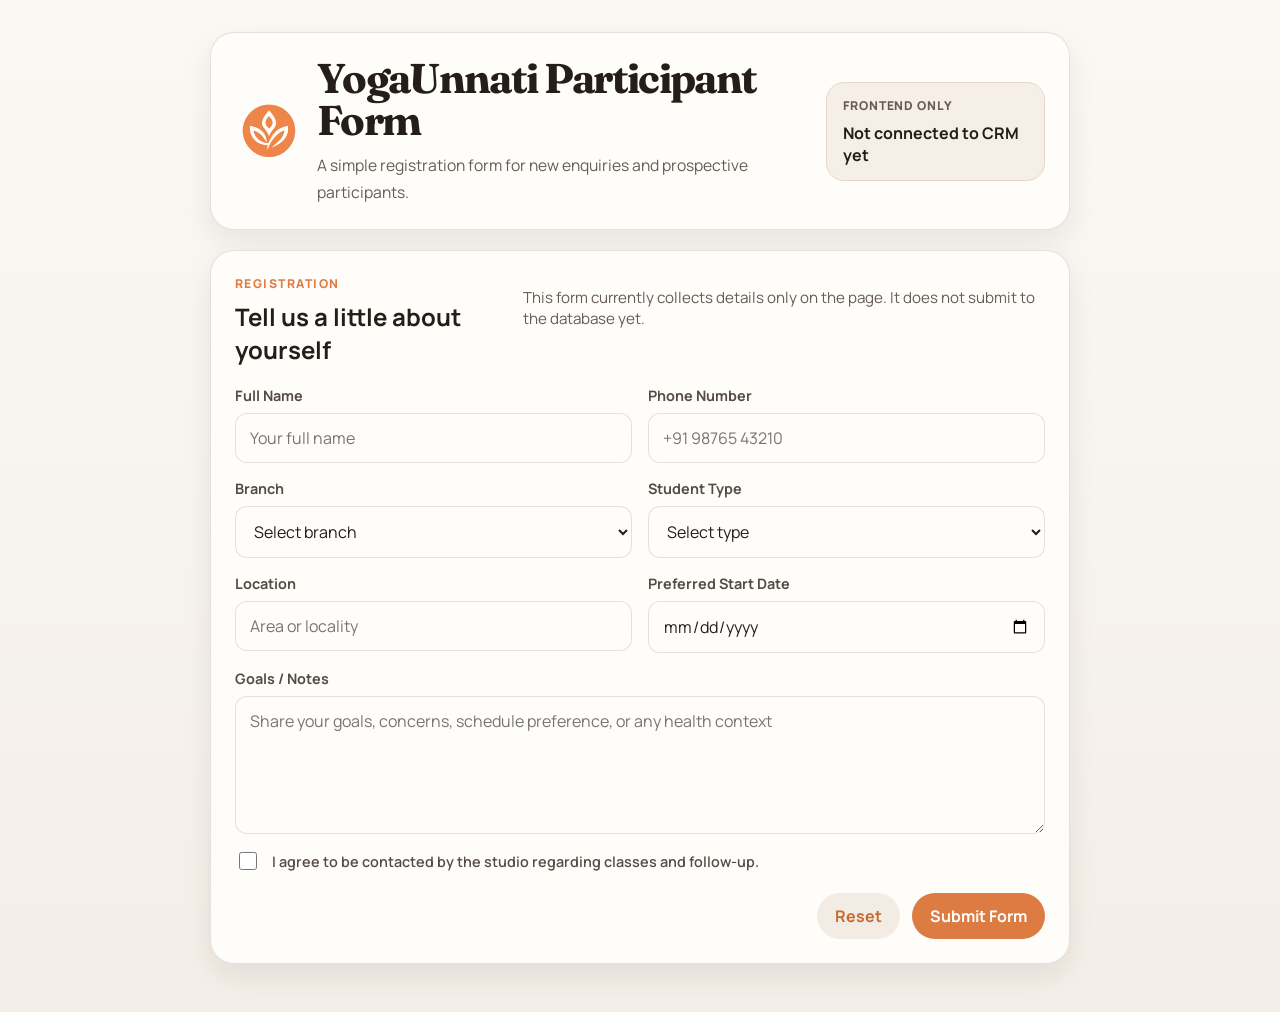
<file: participant-form.html>
<!DOCTYPE html>
<html lang="en">
<head>
  <meta charset="UTF-8">
  <meta name="viewport" content="width=device-width, initial-scale=1.0">
  <title>YogaUnnati Participant Form</title>
  <meta name="theme-color" content="#dc7c43">
  <meta name="mobile-web-app-capable" content="yes">
  <meta name="apple-mobile-web-app-capable" content="yes">
  <meta name="apple-mobile-web-app-status-bar-style" content="default">
  <link rel="manifest" href="manifest.webmanifest">
  <link rel="icon" type="image/png" sizes="192x192" href="icon-192.png">
  <link rel="apple-touch-icon" href="icon-192.png">
  <link rel="preconnect" href="https://fonts.googleapis.com">
  <link rel="preconnect" href="https://fonts.gstatic.com" crossorigin>
  <link href="https://fonts.googleapis.com/css2?family=Fraunces:wght@600;700&family=Manrope:wght@400;500;600;700;800&display=swap" rel="stylesheet">
  <link rel="stylesheet" href="styles.css">
</head>
<body class="participant-form-page">
  <main class="participant-shell">
    <section class="participant-hero">
      <div class="brand-lockup">
        <div class="brand-mark">
          <img src="logo.png" alt="YogaUnnati logo">
        </div>
        <div>
          <h1>YogaUnnati Participant Form</h1>
          <p class="subtitle">A simple registration form for new enquiries and prospective participants.</p>
        </div>
      </div>
      <div class="hero-note">
        <span>Frontend only</span>
        <strong>Not connected to CRM yet</strong>
      </div>
    </section>

    <section class="participant-panel">
      <div class="participant-panel-head">
        <div>
          <p class="eyebrow">Registration</p>
          <h2>Tell us a little about yourself</h2>
        </div>
        <p class="helper-text">This form currently collects details only on the page. It does not submit to the database yet.</p>
      </div>

      <form id="participantForm" class="participant-form">
        <div class="form-grid">
          <label class="field">
            <span>Full Name</span>
            <input id="participantName" name="name" type="text" placeholder="Your full name" required>
          </label>

          <label class="field">
            <span>Phone Number</span>
            <input id="participantPhone" name="phone" type="tel" placeholder="+91 98765 43210" required>
          </label>

          <label class="field">
            <span>Branch</span>
            <select id="participantBranch" name="branch" required>
              <option value="">Select branch</option>
              <option value="YogaUnnati Katraj Reg">YogaUnnati Katraj Reg</option>
            </select>
          </label>

          <label class="field">
            <span>Student Type</span>
            <select id="participantStudentType" name="student_type" required>
              <option value="">Select type</option>
              <option value="regular_sessions">Regular Sessions</option>
              <option value="hatha_yoga">Hatha Yoga</option>
            </select>
          </label>

          <label class="field">
            <span>Location</span>
            <input id="participantLocation" name="location" type="text" placeholder="Area or locality">
          </label>

          <label class="field">
            <span>Preferred Start Date</span>
            <input id="participantStartDate" name="preferred_start_date" type="date">
          </label>

          <label class="field full-width">
            <span>Goals / Notes</span>
            <textarea id="participantNotes" name="notes" rows="5" placeholder="Share your goals, concerns, schedule preference, or any health context"></textarea>
          </label>

          <label class="field full-width checkbox-field">
            <input id="participantConsent" name="consent" type="checkbox" required>
            <span>I agree to be contacted by the studio regarding classes and follow-up.</span>
          </label>
        </div>

        <div class="participant-actions">
          <button class="ghost-btn" id="resetParticipantForm" type="reset">Reset</button>
          <button class="primary-btn" type="submit">Submit Form</button>
        </div>
      </form>

      <div class="participant-success hidden" id="participantSuccess" aria-live="polite">
        <p class="eyebrow">Preview Saved</p>
        <h2>Form captured locally</h2>
        <p class="helper-text">This is a frontend-only preview state. When you want, we can connect it to Supabase so submissions appear inside the CRM automatically.</p>
      </div>
    </section>
  </main>

  <script src="participant-form.js"></script>
  <script src="pwa.js"></script>
</body>
</html>
</file>
<file: styles.css>
:root {
  --bg: #f2eee8;
  --bg-soft: #faf7f2;
  --surface: #ffffff;
  --surface-strong: #ffffff;
  --text: #241d18;
  --text-soft: #655c55;
  --line: rgba(36, 29, 24, 0.12);
  --accent: #dc7c43;
  --accent-strong: #c86a31;
  --accent-soft: #fff4ec;
  --sun-soft: #fff1db;
  --sun-text: #966028;
  --danger-soft: #f8e6e2;
  --danger-text: #a24c3e;
  --shadow: 0 12px 28px rgba(36, 29, 24, 0.08);
  --radius-lg: 24px;
  --radius-md: 16px;
  --radius-sm: 12px;
}

* {
  box-sizing: border-box;
}

html {
  background: linear-gradient(180deg, #fbf8f4 0%, var(--bg) 100%);
}

body {
  margin: 0;
  min-height: 100vh;
  font-family: "Manrope", sans-serif;
  color: var(--text);
  background: transparent;
  overflow-x: hidden;
}

button,
input,
select,
textarea {
  font: inherit;
}

img {
  max-width: 100%;
}

button {
  cursor: pointer;
}

.hidden {
  display: none !important;
}

.app-shell {
  width: min(1180px, calc(100% - 32px));
  margin: 0 auto;
  padding: 32px 0 48px;
}

.topbar {
  display: none;
}

.brand-hero {
  display: flex;
  justify-content: space-between;
  gap: 20px;
  align-items: center;
  margin-bottom: 24px;
  padding: 22px 24px;
  border-radius: 24px;
  background: linear-gradient(180deg, #fffdfa 0%, #fff9f4 100%);
  border: 1px solid var(--line);
  box-shadow: var(--shadow);
}

.brand-copy {
  flex: 1;
}

.brand-lockup {
  display: flex;
  align-items: center;
  gap: 14px;
}

.brand-mark {
  width: 68px;
  height: 68px;
  flex: 0 0 auto;
  border-radius: 0;
  padding: 0;
  background: transparent;
}

.brand-mark img {
  width: 100%;
  height: 100%;
  object-fit: contain;
  display: block;
}

.hero-actions {
  display: flex;
  align-items: center;
  gap: 12px;
}

.branch-dropdown {
  position: relative;
}

.branch-dropdown-menu {
  position: absolute;
  top: calc(100% + 10px);
  right: 0;
  width: min(320px, calc(100vw - 32px));
  padding: 10px;
  border-radius: 20px;
  background: #fffdfa;
  border: 1px solid var(--line);
  box-shadow: var(--shadow);
  z-index: 12;
}

.branch-dropdown-action {
  width: 100%;
  min-height: 42px;
  padding: 0 14px;
  border: none;
  border-radius: 14px;
  background: #f3ece4;
  color: var(--accent-strong);
  font-weight: 700;
  text-align: left;
}

.branch-dropdown-add {
  display: inline-flex;
  align-items: center;
  justify-content: center;
  gap: 10px;
  margin-top: 10px;
}

.branch-dropdown-add-icon {
  display: inline-flex;
  align-items: center;
  justify-content: center;
  width: 20px;
  height: 20px;
  border-radius: 999px;
  background: rgba(200, 106, 49, 0.12);
  color: var(--accent-strong);
  font-weight: 800;
  line-height: 1;
}

.branch-dropdown-list {
  display: grid;
  gap: 8px;
  margin-top: 10px;
  max-height: 260px;
  overflow-y: auto;
}

.branch-dropdown-item,
.branch-dropdown-empty {
  display: flex;
  align-items: center;
  justify-content: space-between;
  gap: 10px;
  padding: 12px 14px;
  border-radius: 14px;
  background: #f8f4ee;
  border: 1px solid #e7ddd2;
}

.branch-dropdown-empty {
  margin: 0;
  color: var(--text-soft);
}

.branch-dropdown-name {
  flex: 1;
  min-width: 0;
  border: none;
  padding: 10px 0;
  background: transparent;
  color: var(--text);
  font-weight: 700;
  font: inherit;
  cursor: pointer;
  text-align: left;
  align-self: stretch;
}

.branch-dropdown-edit {
  min-height: 36px;
  padding: 0 12px;
  border: none;
  border-radius: 999px;
  background: #ece5dc;
  color: var(--text);
  font-weight: 700;
}

.tab-bar {
  display: inline-flex;
  gap: 8px;
  padding: 6px;
  border-radius: 999px;
  background: #f4ede5;
  border: 1px solid #e3d7ca;
  position: relative;
  z-index: 3;
  pointer-events: auto;
}

.workspace-bar {
  display: flex;
  justify-content: space-between;
  align-items: center;
  gap: 16px;
  flex-wrap: wrap;
  margin-bottom: 20px;
}

.workspace-actions {
  display: flex;
  align-items: center;
  gap: 12px;
  position: relative;
  z-index: 1;
}

.controls-row .ghost-btn {
  align-self: end;
}

.tab-btn {
  min-height: 42px;
  padding: 0 18px;
  border: none;
  border-radius: 999px;
  background: transparent;
  color: var(--text-soft);
  font-weight: 700;
  position: relative;
  z-index: 4;
  pointer-events: auto;
}

.tab-btn.active {
  background: #ffffff;
  color: var(--text);
  box-shadow: 0 4px 12px rgba(36, 29, 24, 0.08);
}

.eyebrow {
  margin: 0 0 8px;
  color: var(--accent);
  font-size: 0.76rem;
  font-weight: 800;
  letter-spacing: 0.12em;
  text-transform: uppercase;
}

h1,
h2,
p {
  margin: 0;
}

h1 {
  font-family: "Fraunces", serif;
  font-size: clamp(1.8rem, 4vw, 2.6rem);
  line-height: 1.02;
  letter-spacing: -0.04em;
}

.subtitle {
  margin-top: 10px;
  max-width: 660px;
  color: var(--text-soft);
  line-height: 1.7;
  font-size: 0.98rem;
}

.summary-grid {
  display: grid;
  grid-template-columns: repeat(3, minmax(0, 1fr));
  gap: 16px;
  margin-bottom: 20px;
}

.summary-card,
.panel,
.modal-card {
  background: var(--surface);
  border: 1px solid var(--line);
  box-shadow: var(--shadow);
}

.summary-card {
  padding: 18px 20px;
  border-radius: var(--radius-lg);
}

.summary-card span {
  display: block;
  color: var(--text-soft);
  font-size: 0.88rem;
  font-weight: 700;
}

.summary-card strong {
  display: block;
  margin-top: 10px;
  font-size: 1.9rem;
  letter-spacing: -0.04em;
  color: var(--text);
}

.panel {
  border-radius: var(--radius-lg);
  padding: 18px;
}

.controls-panel {
  margin-bottom: 20px;
  background: #fffbf7;
}

.controls-row {
  display: flex;
  gap: 12px;
  justify-content: space-between;
  align-items: end;
}

.search-field {
  flex: 1 1 360px;
}

.branch-form {
  display: flex;
  gap: 12px;
  align-items: end;
}

.branch-field {
  flex: 1;
}

.branches-list {
  list-style: none;
  padding: 0;
  margin: 18px 0 0;
  display: grid;
  gap: 10px;
}

.program-contact-grid {
  display: grid;
  grid-template-columns: repeat(2, minmax(0, 1fr));
  gap: 12px;
  max-height: 300px;
  overflow-y: auto;
  padding-right: 4px;
}

.program-link-toolbar {
  margin-bottom: 12px;
  display: flex;
  gap: 12px;
  flex-wrap: wrap;
}

.program-form-sections {
  display: grid;
  gap: 14px;
}

.program-form-tabs {
  display: inline-flex;
  gap: 8px;
  padding: 6px;
  border-radius: 999px;
  background: #f4ede5;
  border: 1px solid #e3d7ca;
}

.program-form-tab {
  min-height: 40px;
  padding: 0 16px;
  border: none;
  border-radius: 999px;
  background: transparent;
  color: var(--text-soft);
  font-weight: 700;
}

.program-form-tab.active {
  background: #ffffff;
  color: var(--text);
  box-shadow: 0 4px 12px rgba(36, 29, 24, 0.08);
}

.program-form-panel {
  padding: 18px;
  border-radius: 20px;
  border: 1px solid #e7ddd2;
  background: #fcf8f3;
}

.program-editor-textarea {
  min-height: 260px;
}

.program-check {
  display: flex;
  align-items: center;
  gap: 10px;
  padding: 12px 14px;
  border-radius: var(--radius-sm);
  background: #f8f4ee;
  border: 1px solid #e7ddd2;
}

.program-check input {
  width: 16px;
  height: 16px;
  flex: 0 0 auto;
}

.program-check span {
  font-weight: 600;
}

.branch-item,
.branch-empty {
  display: flex;
  align-items: center;
  justify-content: space-between;
  gap: 14px;
  padding: 14px 16px;
  border-radius: var(--radius-md);
  background: #f8f4ee;
  border: 1px solid #e7ddd2;
}

.branch-item strong {
  display: block;
  font-size: 0.98rem;
}

.branch-item span {
  display: block;
  margin-top: 4px;
  color: var(--text-soft);
  font-size: 0.9rem;
}

.branch-empty {
  color: var(--text-soft);
}

.helper-text {
  margin-top: 12px;
  color: var(--text-soft);
  font-size: 0.95rem;
}

.filter-count {
  margin-top: 12px;
  color: var(--accent-strong);
  font-size: 0.92rem;
  font-weight: 700;
}

.filter-count-soft {
  color: var(--text-soft);
  font-weight: 600;
}

.table-wrap {
  overflow-x: auto;
}

table {
  width: 100%;
  border-collapse: collapse;
  min-width: 1060px;
}

.contacts-table {
  min-width: 1460px;
}

.programs-table {
  min-width: 1060px;
}

.batches-table {
  min-width: 1180px;
}

th,
td {
  padding: 16px 14px;
  text-align: left;
  border-bottom: 1px solid var(--line);
  vertical-align: top;
}

th {
  color: #5c534c;
  font-size: 0.78rem;
  font-weight: 800;
  letter-spacing: 0.08em;
  text-transform: uppercase;
  background: #f7f1ea;
}

tbody tr:last-child td {
  border-bottom: none;
}

tbody tr:hover {
  background: #faf5ef;
}

.row-due {
  background: rgba(255, 241, 219, 0.75);
}

.row-overdue {
  background: rgba(248, 230, 226, 0.72);
}

.empty-state-cell {
  padding: 40px 20px;
  color: var(--text-soft);
  text-align: center;
}

.field {
  display: flex;
  flex-direction: column;
  gap: 8px;
}

.field span {
  font-size: 0.9rem;
  font-weight: 700;
  color: #554c45;
}

.compact-field {
  min-width: 220px;
}

input,
select,
textarea {
  width: 100%;
  border: 1px solid var(--line);
  background: #fffdfa;
  color: var(--text);
  padding: 13px 14px;
  border-radius: var(--radius-sm);
  outline: none;
  transition: border-color 120ms ease, box-shadow 120ms ease;
}

input:focus,
select:focus,
textarea:focus {
  border-color: rgba(242, 138, 71, 0.5);
  box-shadow: 0 0 0 4px rgba(242, 138, 71, 0.14);
}

textarea {
  resize: vertical;
}

.primary-btn,
.ghost-btn,
.icon-btn,
.table-action {
  border: none;
  border-radius: 999px;
  transition: transform 120ms ease, background-color 120ms ease, opacity 120ms ease;
}

.primary-btn,
.ghost-btn {
  min-height: 46px;
  padding: 0 18px;
  font-weight: 700;
}

.primary-btn {
  background: var(--accent);
  color: #fff;
}

.hero-utility-btn,
.workspace-primary-btn {
  border: none;
  border-radius: 999px;
  font-weight: 700;
  transition: transform 120ms ease, background-color 120ms ease, opacity 120ms ease;
}

.hero-utility-btn {
  min-height: 46px;
  padding: 0 18px;
  background: var(--accent);
  color: #fff;
  display: inline-flex;
  align-items: center;
  gap: 10px;
}

.branch-dropdown-icon {
  font-size: 0.9rem;
  line-height: 1;
}

.workspace-primary-btn {
  min-height: 40px;
  padding: 0 16px;
  background: #f3ece4;
  color: var(--accent-strong);
  font-size: 0.95rem;
  border: 1px solid #e3d7ca;
  box-shadow: none;
}

.ghost-btn {
  background: #f3ece4;
  color: var(--accent-strong);
}

.icon-btn {
  width: 40px;
  height: 40px;
  background: #f1eae2;
  color: var(--text);
  font-size: 1.4rem;
}

.primary-btn:hover,
.hero-utility-btn:hover,
.workspace-primary-btn:hover,
.ghost-btn:hover,
.icon-btn:hover,
.table-action:hover {
  transform: translateY(-1px);
}

.status-pill,
.student-type-pill,
.program-pill,
.followup-pill {
  display: inline-flex;
  align-items: center;
  padding: 7px 10px;
  border-radius: 999px;
  font-size: 0.78rem;
  font-weight: 800;
  letter-spacing: 0.04em;
  text-transform: uppercase;
  border: 1px solid transparent;
}

.program-pill {
  margin: 0 6px 6px 0;
  background: #f4efe7;
  border-color: #ddd1c4;
  color: #5c4d41;
  border: 1px solid #ddd1c4;
  cursor: pointer;
  font-family: inherit;
}

.program-pill-regular_sessions {
  background: #edf3fb;
  border-color: #d7e3f5;
  color: #46648f;
}

.program-pill-hatha_yoga {
  background: #fff1e2;
  border-color: #f3d2b3;
  color: #a26022;
}

.student-type-regular_sessions {
  background: #edf3fb;
  border-color: #d7e3f5;
  color: #46648f;
}

.student-type-hatha_yoga {
  background: #efe9df;
  border-color: #ddd1c4;
  color: #6c5848;
}

.status-lead {
  background: #eef4ff;
  border-color: #d9e5ff;
  color: #3d63a8;
}

.status-trial {
  background: #fff6df;
  border-color: #f4e4ae;
  color: #9a6a16;
}

.status-joined {
  background: #eaf7ef;
  border-color: #c8e7d1;
  color: #2f7d4f;
}

.status-completed {
  background: #e8f7f4;
  border-color: #c9e8e1;
  color: #237a69;
}

.status-dropped {
  background: #f7ebeb;
  border-color: #ebd2d2;
  color: #9a5555;
}

.status-dried {
  background: #f2edf8;
  border-color: #dfd2f0;
  color: #71579b;
}

.followup-today {
  background: var(--sun-soft);
  color: var(--sun-text);
}

.followup-overdue {
  background: var(--danger-soft);
  color: var(--danger-text);
}

.muted-text {
  color: var(--text-soft);
}

.note-cell {
  max-width: 280px;
  color: #5f5650;
  line-height: 1.6;
  white-space: pre-wrap;
  overflow-wrap: anywhere;
}

.phone-line {
  display: block;
  line-height: 1.6;
  overflow-wrap: anywhere;
}

.actions-cell {
  min-width: 420px;
}

.programs-cell {
  min-width: 200px;
}

.batch-name-cell strong {
  display: block;
}

.program-note-cell {
  max-width: 420px;
  min-width: 320px;
}

.program-actions-cell {
  min-width: 240px;
}

.actions-group {
  display: flex;
  flex-wrap: wrap;
  gap: 8px;
}

.table-action {
  padding: 9px 12px;
  background: #ece5dc;
  color: var(--text);
  font-weight: 700;
  border: 1px solid #ddd1c4;
}

.table-action.delete-action {
  background: #f7ebeb;
  border-color: #ebd2d2;
  color: #9a5555;
}

.modal {
  position: fixed;
  inset: 0;
  display: grid;
  place-items: center;
  padding: 20px;
  z-index: 10;
}

.modal-backdrop {
  position: absolute;
  inset: 0;
  background: rgba(20, 27, 24, 0.35);
  backdrop-filter: blur(6px);
}

.modal-card {
  position: relative;
  width: min(720px, 100%);
  border-radius: 28px;
  padding: 24px;
  background: #fffbf7;
  max-height: 90vh;
  overflow-y: auto;
}

.branch-modal-card {
  width: min(640px, 100%);
}

.modal-header {
  display: flex;
  justify-content: space-between;
  align-items: center;
  gap: 16px;
  margin-bottom: 20px;
}

.form-grid {
  display: grid;
  grid-template-columns: repeat(2, minmax(0, 1fr));
  gap: 16px;
}

.full-width {
  grid-column: 1 / -1;
}

.modal-actions {
  display: flex;
  justify-content: flex-end;
  gap: 12px;
  margin-top: 20px;
}

code {
  padding: 2px 6px;
  border-radius: 999px;
  background: rgba(31, 37, 35, 0.06);
}

@media (max-width: 920px) {
  .summary-grid {
    grid-template-columns: 1fr;
  }

  .topbar,
  .controls-row,
  .brand-hero {
    flex-direction: column;
    align-items: stretch;
  }

  .hero-actions {
    align-items: stretch;
  }

  .compact-field {
    min-width: 0;
  }

  .search-field {
    flex-basis: auto;
  }

  .branch-form {
    flex-direction: column;
    align-items: stretch;
  }

  .program-contact-grid {
    grid-template-columns: 1fr;
  }

  .program-link-toolbar {
    flex-direction: column;
  }

  .workspace-bar {
    flex-direction: column;
    align-items: stretch;
  }

  .workspace-actions {
    justify-content: stretch;
    width: 100%;
  }

  .workspace-primary-btn {
    flex: 1 1 0;
  }
}

@media (max-width: 720px) {
  .app-shell {
    width: min(100% - 16px, 1180px);
    padding-top: 16px;
    padding-bottom: 28px;
  }

  .panel,
  .summary-card,
  .modal-card {
    border-radius: 20px;
  }

  .brand-hero {
    padding: 18px;
    gap: 16px;
    margin-bottom: 16px;
  }

  .brand-lockup {
    align-items: flex-start;
  }

  .brand-mark {
    width: 56px;
    height: 56px;
  }

  .subtitle {
    font-size: 0.92rem;
    line-height: 1.6;
  }

  .hero-actions,
  .branch-dropdown,
  .hero-utility-btn,
  .workspace-actions,
  .workspace-primary-btn,
  .tab-bar,
  .tab-btn,
  .ghost-btn,
  .primary-btn {
    width: 100%;
  }

  .hero-utility-btn,
  .workspace-primary-btn,
  .ghost-btn,
  .primary-btn {
    justify-content: center;
  }

  .branch-dropdown-menu {
    left: 0;
    right: 0;
    width: 100%;
    max-width: none;
  }

  .workspace-bar {
    gap: 12px;
    margin-bottom: 16px;
  }

  .tab-bar {
    display: grid;
    grid-template-columns: repeat(2, minmax(0, 1fr));
  }

  .tab-btn {
    padding: 0 12px;
  }

  .summary-card {
    padding: 16px 18px;
  }

  .summary-card strong {
    font-size: 1.6rem;
  }

  .panel {
    padding: 16px;
  }

  .controls-row {
    gap: 10px;
  }

  .controls-row .ghost-btn {
    align-self: stretch;
  }

  .form-grid {
    grid-template-columns: 1fr;
  }

  .program-form-tabs,
  .program-link-toolbar {
    display: grid;
  }

  .program-form-tabs {
    grid-template-columns: 1fr;
  }

  .program-form-tab {
    width: 100%;
  }

  .program-form-panel {
    padding: 14px;
  }

  .table-wrap {
    overflow: visible;
  }

  table,
  thead,
  tbody,
  tr,
  td {
    display: block;
    width: 100%;
  }

  table,
  .contacts-table,
  .programs-table {
    min-width: 0;
  }

  thead {
    display: none;
  }

  tbody {
    display: grid;
    gap: 12px;
  }

  tbody tr {
    border: 1px solid var(--line);
    border-radius: 18px;
    background: #fffdfa;
    padding: 6px 0;
    box-shadow: 0 10px 22px rgba(36, 29, 24, 0.05);
  }

  tbody tr:hover {
    background: #fffdfa;
  }

  td {
    border-bottom: none;
    padding: 10px 14px;
  }

  td::before {
    display: block;
    margin-bottom: 6px;
    color: #5c534c;
    font-size: 0.72rem;
    font-weight: 800;
    letter-spacing: 0.08em;
    text-transform: uppercase;
  }

  .contacts-table tbody td:nth-child(1)::before { content: "Name"; }
  .contacts-table tbody td:nth-child(2)::before { content: "Phone"; }
  .contacts-table tbody td:nth-child(3)::before { content: "Location"; }
  .contacts-table tbody td:nth-child(4)::before { content: "Student Type"; }
  .contacts-table tbody td:nth-child(5)::before { content: "Status"; }
  .contacts-table tbody td:nth-child(6)::before { content: "Last Contacted"; }
  .contacts-table tbody td:nth-child(7)::before { content: "Next Follow-up"; }
  .contacts-table tbody td:nth-child(8)::before { content: "Notes"; }
  .contacts-table tbody td:nth-child(9)::before { content: "Actions"; }

  .programs-table tbody td:nth-child(1)::before { content: "Program"; }
  .programs-table tbody td:nth-child(2)::before { content: "Scheduled"; }
  .programs-table tbody td:nth-child(3)::before { content: "Linked Contacts"; }
  .programs-table tbody td:nth-child(4)::before { content: "Notes"; }
  .programs-table tbody td:nth-child(5)::before { content: "Actions"; }

  .batches-table tbody td:nth-child(1)::before { content: "Batch"; }
  .batches-table tbody td:nth-child(2)::before { content: "Time"; }
  .batches-table tbody td:nth-child(3)::before { content: "Current Count"; }
  .batches-table tbody td:nth-child(4)::before { content: "Capacity"; }
  .batches-table tbody td:nth-child(5)::before { content: "Linked Contacts"; }
  .batches-table tbody td:nth-child(6)::before { content: "Actions"; }

  .empty-state-cell {
    padding: 18px 14px;
    text-align: left;
  }

  .empty-state-cell::before {
    display: none;
  }

  .actions-cell,
  .programs-cell,
  .program-note-cell {
    min-width: 0;
    max-width: none;
  }

  .actions-group {
    flex-direction: column;
  }

  .table-action {
    width: 100%;
    text-align: center;
  }

  .program-pill {
    max-width: 100%;
    white-space: normal;
    text-align: left;
  }

  .batch-name-cell strong {
    font-size: 1rem;
  }

  .batch-time-cell,
  .batch-capacity-cell,
  .batch-count-cell {
    font-weight: 700;
    color: var(--text);
  }

  .batches-table .programs-cell {
    padding-top: 12px;
  }

  .batches-table .program-pill {
    display: block;
    width: 100%;
    margin: 0 0 8px;
  }

  .batches-table .actions-group {
    gap: 10px;
  }

  .branch-item {
    align-items: stretch;
    flex-direction: column;
  }

  .modal {
    padding: 8px;
    align-items: end;
  }

  .modal-card {
    max-height: 92vh;
    overflow-y: auto;
    padding: 18px;
    border-radius: 22px 22px 0 0;
  }

  .modal-header {
    align-items: flex-start;
  }

  .modal-actions {
    flex-direction: column-reverse;
    align-items: stretch;
  }
}

.participant-form-page {
  background: linear-gradient(180deg, #fbf8f4 0%, #f3eee7 100%);
}

.participant-shell {
  width: min(860px, calc(100% - 32px));
  margin: 0 auto;
  padding: 32px 0 48px;
}

.participant-hero,
.participant-panel,
.participant-success {
  background: #fffdfa;
  border: 1px solid var(--line);
  box-shadow: var(--shadow);
  border-radius: 24px;
}

.participant-hero {
  display: flex;
  justify-content: space-between;
  gap: 20px;
  align-items: center;
  padding: 24px;
}

.participant-panel {
  margin-top: 20px;
  padding: 24px;
}

.participant-panel-head {
  display: flex;
  justify-content: space-between;
  gap: 20px;
  align-items: start;
  margin-bottom: 20px;
}

.hero-note {
  min-width: 180px;
  padding: 14px 16px;
  border-radius: 18px;
  background: #f6efe7;
  border: 1px solid #e5d8ca;
}

.hero-note span {
  display: block;
  font-size: 0.76rem;
  font-weight: 800;
  letter-spacing: 0.08em;
  color: var(--text-soft);
  text-transform: uppercase;
}

.hero-note strong {
  display: block;
  margin-top: 8px;
  color: var(--text);
}

.participant-form .checkbox-field {
  flex-direction: row;
  align-items: flex-start;
  gap: 12px;
}

.participant-form .checkbox-field input {
  width: 18px;
  height: 18px;
  margin-top: 2px;
  flex: 0 0 auto;
}

.participant-form .checkbox-field span {
  font-weight: 600;
  line-height: 1.6;
}

.participant-actions {
  display: flex;
  justify-content: flex-end;
  gap: 12px;
  margin-top: 20px;
}

.participant-success {
  margin-top: 20px;
  padding: 20px 24px;
  background: #f8f4ee;
}

@media (max-width: 920px) {
  .participant-hero,
  .participant-panel-head {
    flex-direction: column;
    align-items: stretch;
  }
}
</file>
